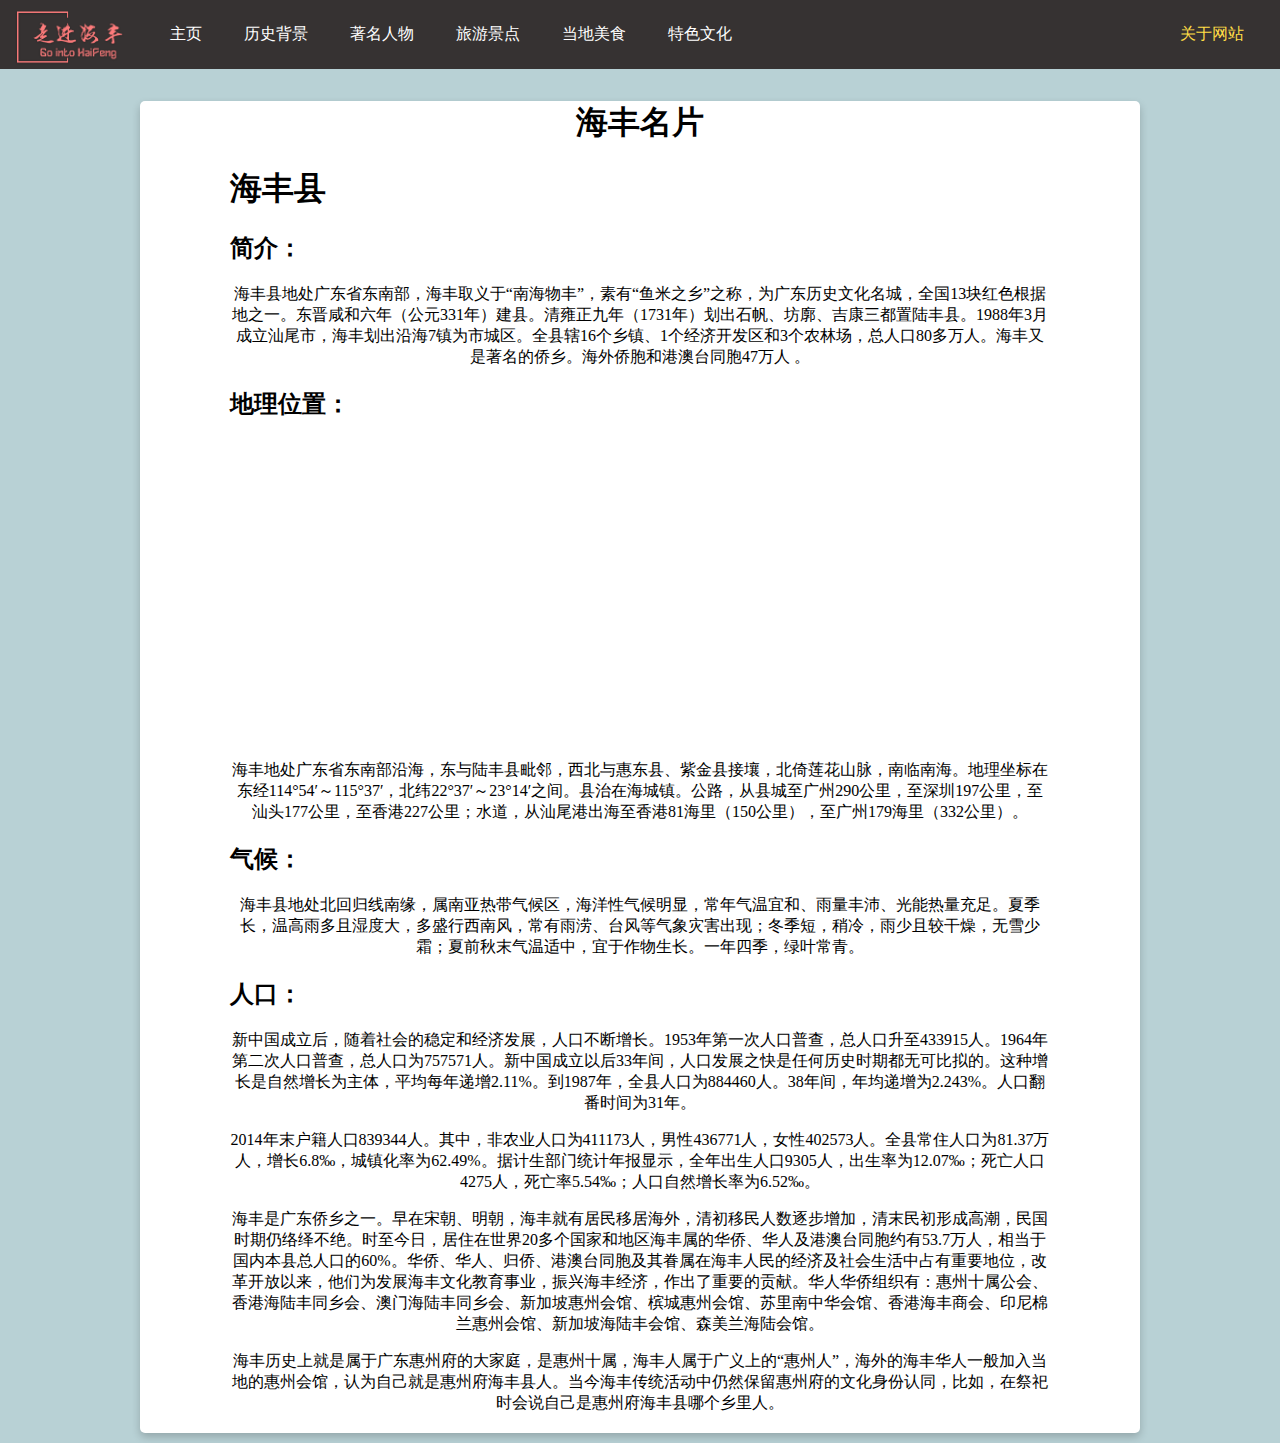
<file: haifeng/index.html>
<!doctype html>
<html>
<head>
<meta charset="utf-8">
<meta name="viewport" content="width=device-width,initial-scale=1.0, minimum-scale=1.0, maximum-scale=1.0, user-scalable=no"/>
<title>走进海丰</title>
<link rel="stylesheet" type="text/css" href="CSS/nav.CSS" />
<link rel="stylesheet" type="text/css" href="CSS/mian.CSS" />
<link rel="stylesheet" type="text/css" href="CSS/id.CSS" />
<script>
	function display(){
		if(nav.style.height == 'auto' ){
			nav.style.height='75px';
		}else{
			nav.style.height='auto';
		}
	}
</script>
</head>
<body>
<div>
	<ul class="Nav" id="nav">
		<span style="font-family:Comic Sans MS;font-size:14px;"><div class="menu-icon" onclick="display();" ></div></span>
		<a href="/haifeng"><li class="li"><img src="img/LOGO.png" class="logo"></li></a>
		<li class="li"><a href="/haifeng">主页</a></li>
 		<li class="li"><a href="History.html">历史背景</a></li>
		<li class="li"><a href="Celebrity.html">著名人物</a></li>
		<li class="li"><a href="view-spot.html">旅游景点</a></li>
		<li class="li"><a href="Food.html">当地美食</a></li>
		<li class="li"><a href="Culture.html">特色文化</a></li>
		<li id="li1"><a href="about.html">关于网站</a></li>
	</ul>
	<div id="div3">
	  <div class="main">
			<h1 id="h11">海丰名片</h1>
			<div id="div5">
				<h1 align="left">海丰县</h1>
				<h2 align="left">简介：</h2>
					<p>海丰县地处广东省东南部，海丰取义于“南海物丰”，素有“鱼米之乡”之称，为广东历史文化名城，全国13块红色根据地之一。东晋咸和六年（公元331年）建县。清雍正九年（1731年）划出石帆、坊廓、吉康三都置陆丰县。1988年3月成立汕尾市，海丰划出沿海7镇为市城区。全县辖16个乡镇、1个经济开发区和3个农林场，总人口80多万人。海丰又是著名的侨乡。海外侨胞和港澳台同胞47万人 。</p>
				<h2 align="left">地理位置：</h2>
					<iframe id="ifr1" src="html/HF-map2.html" scrolling="no" border="0" frameborder="no" framespacing="0" allowfullscreen="true" width="100%" height="300px"></iframe>
					<p>海丰地处广东省东南部沿海，东与陆丰县毗邻，西北与惠东县、紫金县接壤，北倚莲花山脉，南临南海。地理坐标在东经114°54′～115°37′，北纬22°37′～23°14′之间。县治在海城镇。公路，从县城至广州290公里，至深圳197公里，至汕头177公里，至香港227公里；水道，从汕尾港出海至香港81海里（150公里），至广州179海里（332公里）。</p>
				<h2 align="left">气候：</h2>
					<p>海丰县地处北回归线南缘，属南亚热带气候区，海洋性气候明显，常年气温宜和、雨量丰沛、光能热量充足。夏季长，温高雨多且湿度大，多盛行西南风，常有雨涝、台风等气象灾害出现；冬季短，稍冷，雨少且较干燥，无雪少霜；夏前秋末气温适中，宜于作物生长。一年四季，绿叶常青。</p>
				<h2 align="left">人口：</h2>
					<p>新中国成立后，随着社会的稳定和经济发展，人口不断增长。1953年第一次人口普查，总人口升至433915人。1964年第二次人口普查，总人口为757571人。新中国成立以后33年间，人口发展之快是任何历史时期都无可比拟的。这种增长是自然增长为主体，平均每年递增2.11%。到1987年，全县人口为884460人。38年间，年均递增为2.243%。人口翻番时间为31年。</p>
					<p>2014年末户籍人口839344人。其中，非农业人口为411173人，男性436771人，女性402573人。全县常住人口为81.37万人，增长6.8‰，城镇化率为62.49%。据计生部门统计年报显示，全年出生人口9305人，出生率为12.07‰；死亡人口4275人，死亡率5.54‰；人口自然增长率为6.52‰。</p>
					<p>海丰是广东侨乡之一。早在宋朝、明朝，海丰就有居民移居海外，清初移民人数逐步增加，清末民初形成高潮，民国时期仍络绎不绝。时至今日，居住在世界20多个国家和地区海丰属的华侨、华人及港澳台同胞约有53.7万人，相当于国内本县总人口的60%。华侨、华人、归侨、港澳台同胞及其眷属在海丰人民的经济及社会生活中占有重要地位，改革开放以来，他们为发展海丰文化教育事业，振兴海丰经济，作出了重要的贡献。华人华侨组织有：惠州十属公会、香港海陆丰同乡会、澳门海陆丰同乡会、新加坡惠州会馆、槟城惠州会馆、苏里南中华会馆、香港海丰商会、印尼棉兰惠州会馆、新加坡海陆丰会馆、森美兰海陆会馆。</p>
					<p>海丰历史上就是属于广东惠州府的大家庭，是惠州十属，海丰人属于广义上的“惠州人”，海外的海丰华人一般加入当地的惠州会馆，认为自己就是惠州府海丰县人。当今海丰传统活动中仍然保留惠州府的文化身份认同，比如，在祭祀时会说自己是惠州府海丰县哪个乡里人。</p>	
		  </div>
		</div>
	</div>
</div>
</body>
</html>
</file>
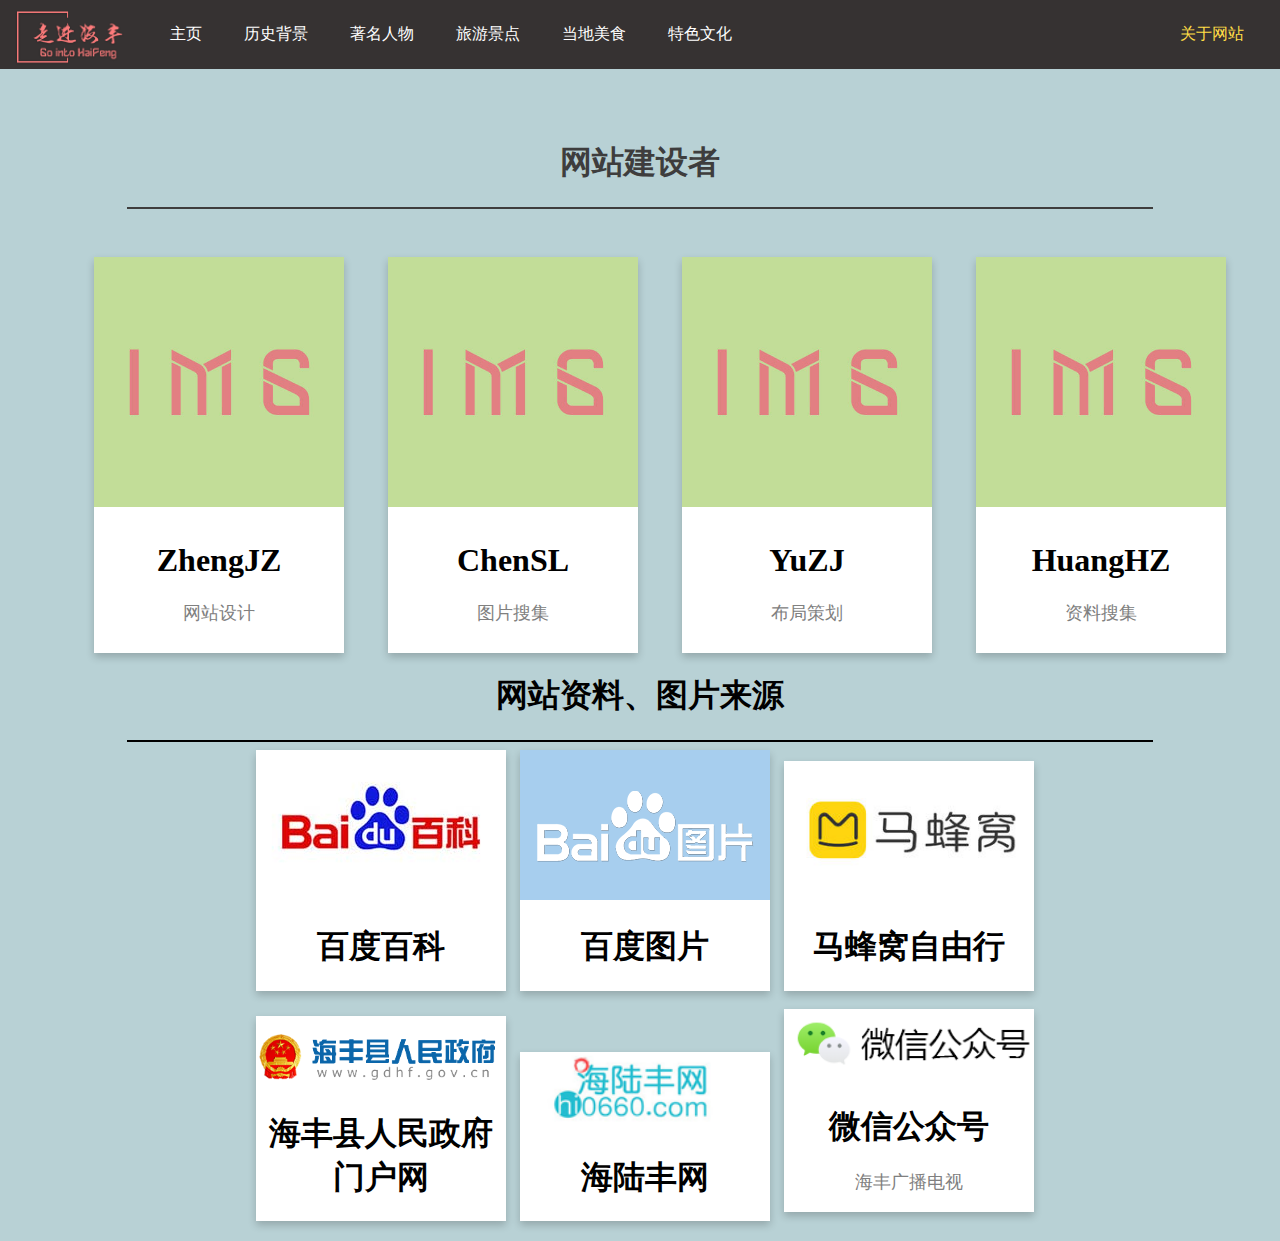
<file: haifeng/about.html>
<!doctype html>
<html>
<head>
<meta charset="utf-8">
<meta name="viewport" content="width=device-width,initial-scale=1.0, minimum-scale=1.0, maximum-scale=1.0, user-scalable=no"/>
<link rel="stylesheet" type="text/css" href="CSS/nav.CSS" />
<link rel="stylesheet" type="text/css" href="CSS/card.CSS" />
<link rel="stylesheet" type="text/css" href="CSS/id.CSS" />
<script>
	function display(){
		if(nav.style.height == 'auto' ){
			nav.style.height='75px';
		}else{
			nav.style.height='auto';
		}
	}
</script>
<title>关于网站</title>
</head>

<body>
	<ul class="Nav" id="nav">
		<span style="font-family:Comic Sans MS;font-size:14px;"><div class="menu-icon" onclick="display();" ></div></span>
		<li><h2 id="h21">关于网站&nbsp; &nbsp;</h2></li>
		<a href="/haifeng"><li class="li"><img src="img/LOGO.png" class="logo" id="logo"></li></a>
		<li class="li"><a href="/haifeng">主页</a></li>
 		<li class="li"><a href="History.html">历史背景</a></li>
		<li class="li"><a href="Celebrity.html">著名人物</a></li>
		<li class="li"><a href="view-spot.html">旅游景点</a></li>
		<li class="li"><a href="Food.html">当地美食</a></li>
		<li class="li"><a href="Culture.html">特色文化</a></li>
		<li id="li1"><a href="about.html">关于网站</a></li>
	</ul>
	<div align="center" id="div2">
		<h1 style="color:#3E3D3D">网站建设者</h1>
		<hr style="FILTER: alpha(opacity=100,finishopacity=0,style=3)" width="80%" color=#3E3D3D SIZE=2>
			<div class="card" ><img src="img/img.jpg" style="width:100%"/>
				<div class="container"><h1 class="h1">ZhengJZ</h1><p class="p">网站设计</p></div>
			</div>
			<div class="card" ><img src="img/img.jpg" style="width:100%"/>
				<div class="container"><h1 class="h1">ChenSL</h1><p class="p">图片搜集</p></div>
			</div>
			<div class="card" ><img src="img/img.jpg" style="width:100%"/>
				<div class="container"><h1 class="h1">YuZJ</h1><p class="p">布局策划</p></div>
			</div>
			<div class="card" ><img src="img/img.jpg" style="width:100%"/>
				<div class="container"><h1 class="h1">HuangHZ</h1><p class="p">资料搜集</p></div>
			</div>
		<h1>网站资料、图片来源</h1>
		<hr style="FILTER: alpha(opacity=100,finishopacity=0,style=3)" width="80%" color="#000000" SIZE=2>
			<a href="https://baike.baidu.com/"><div class="card3" ><img src="img/bdbk.png" style="width:100%"/>
				<div class="container2"><h1 class="h1">百度百科</h1></div>
			</div></a>
			<a href="https://image.baidu.com/"><div class="card3" ><img src="img/bdtp.png" style="width:100%"/>
				<div class="container2"><h1 class="h1">百度图片</h1></div>
			</div></a>
			<a href="http://www.mafengwo.cn/"><div class="card3" ><img src="img/mfw.png" style="width:100%"/>
				<div class="container2"><h1 class="h1">马蜂窝自由行</h1></div>
			</div></a><br><br>
			<a href="http://www.gdhf.gov.cn/gdhf/index.shtml"><div class="card3" ><img src="img/hfxrmzf.png" style="width:100%"/>
				<div class="container2"><h1 class="h1">海丰县人民政府门户网</h1></div>
			</div></a>
			<a href="http://www.hi0660.com/"><div class="card3" ><img src="img/hlfw.png" style="width:100%"/>
				<div class="container2"><h1 class="h1">海陆丰网</h1></div>
			</div></a>
			<a href="https://mp.weixin.qq.com/s/L-dLGjdMffM4TC5TLPNdHQ"><div class="card3" ><img src="img/wxgzh.png" style="width:100%"/>
				<div class="container2"><h1 class="h1">微信公众号</h1><p class="p">海丰广播电视</p></div>
			</div></a>
	</div>
</body>
</html>
</file>
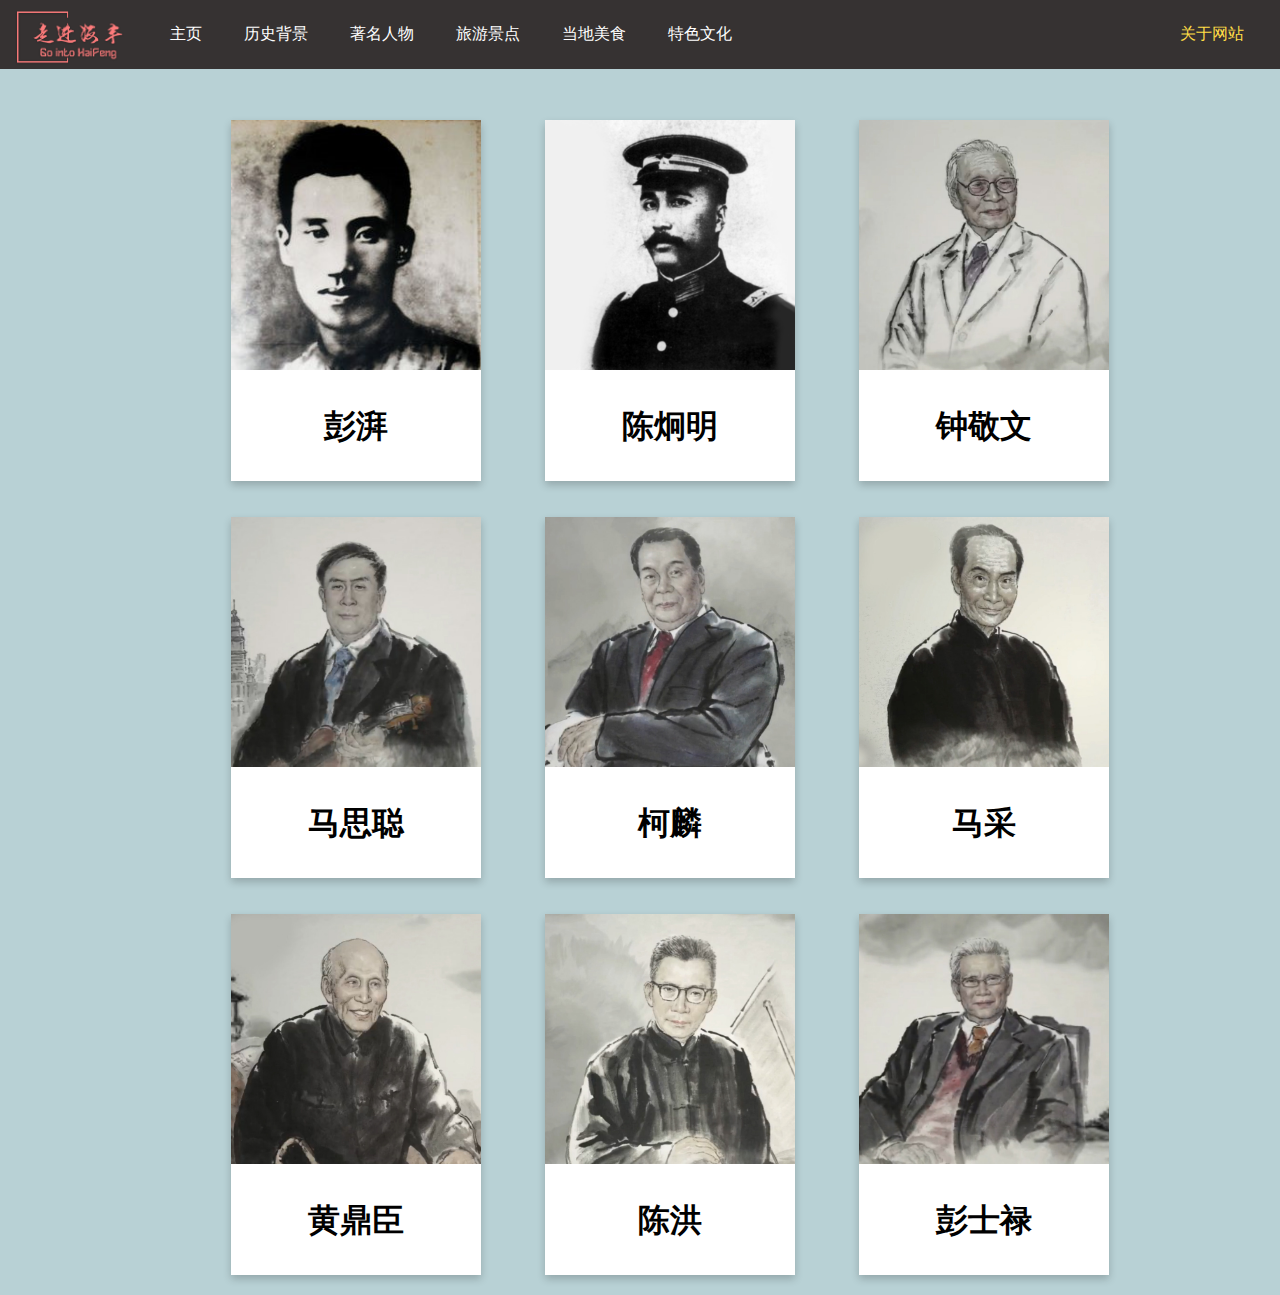
<file: haifeng/Celebrity.html>
<!doctype html>
<html>
<head>
<meta charset="utf-8">
<link rel="stylesheet" type="text/css" href="CSS/nav.CSS" />
<link rel="stylesheet" type="text/css" href="CSS/card.CSS" />
<link rel="stylesheet" type="text/css" href="CSS/id.CSS" />
<meta name="viewport" content="width=device-width,initial-scale=1.0, minimum-scale=1.0, maximum-scale=1.0, user-scalable=no"/>
<title>著名人物</title>
<script>
	function display(){
		if(nav.style.height == 'auto' ){
			nav.style.height='75px';
		}else{
			nav.style.height='auto';
		}
	}
</script>
</head>

<body>
	<ul class="Nav" id="nav">
		<span style="font-family:Comic Sans MS;font-size:14px;"><div class="menu-icon" onclick="display();" ></div></span>
		<li><h2 id="h21">著名人物&nbsp; &nbsp;</h2></li>
		<a href="/haifeng"><li class="li"><img src="img/LOGO.png" class="logo" id="logo"></li></a>
		<li class="li"><a href="/haifeng">主页</a></li>
 		<li class="li"><a href="History.html">历史背景</a></li>
		<li class="li"><a href="Celebrity.html">著名人物</a></li>
		<li class="li"><a href="view-spot.html">旅游景点</a></li>
		<li class="li"><a href="Food.html">当地美食</a></li>
		<li class="li"><a href="Culture.html">特色文化</a></li>
		<li id="li1"><a href="about.html">关于网站</a></li>
	</ul>
	<div align="center" id="div2">
		<a href="https://baike.baidu.com/item/彭湃"><div class="card2" ><img src="img/pengpai.jpg" style="width:100%"/>
			<div class="container"><h1 class="h1">彭湃</h1></div>
		</div></a>
		<a href="https://baike.baidu.com/item/陈炯明"><div class="card2" ><img src="img/chenjongming.jpg" style="width:100%"/>
			<div class="container"><h1 class="h1">陈炯明</h1></div>
		</div></a>
		<a href="https://baike.baidu.com/item/钟敬文"><div class="card2" ><img src="img/zhongjingwen.jpg" style="width:100%"/>
			<div class="container"><h1 class="h1">钟敬文</h1></div>
		</div></a><br><br><br>
		<a href="https://baike.baidu.com/item/马思聪"><div class="card2" ><img src="img/masicong.jpg" style="width:100%"/>
			<div class="container"><h1 class="h1">马思聪</h1></div>
		</div></a>
		<a href="https://baike.baidu.com/item/柯麟"><div class="card2" ><img src="img/kelin.jpg" style="width:100%"/>
			<div class="container"><h1 class="h1">柯麟</h1></div>
		</div></a>
		<a href="https://baike.baidu.com/item/马采"><div class="card2" ><img src="img/macai.jpg" style="width:100%"/>
			<div class="container"><h1 class="h1">马采</h1></div>
		</div></a><br><br><br>
		<a href="https://baike.baidu.com/item/黄鼎臣"><div class="card2" ><img src="img/huangdingchen.jpg" style="width:100%"/>
			<div class="container"><h1 class="h1">黄鼎臣</h1></div>
		</div></a>
		<a href="https://baike.baidu.com/item/陈洪/4691085"><div class="card2" ><img src="img/chenhong.jpg" style="width:100%"/>
			<div class="container"><h1 class="h1">陈洪</h1></div>
		</div></a>
		<a href="https://baike.baidu.com/item/彭士禄"><div class="card2" ><img src="img/pengshilu.jpg" style="width:100%"/>
			<div class="container"><h1 class="h1">彭士禄</h1></div>
		</div></a>
	</div>
</body>
</html>
</file>
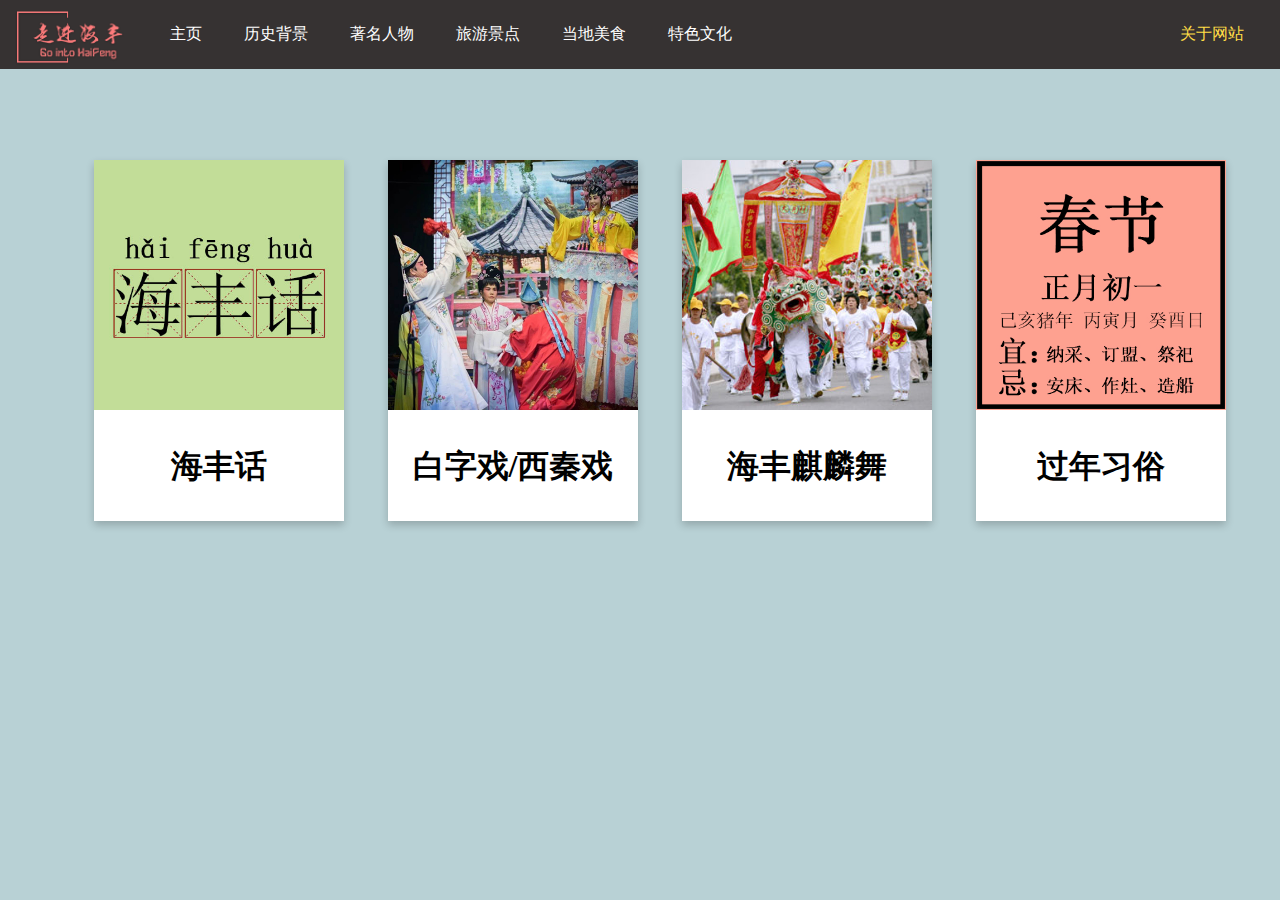
<file: haifeng/Culture.html>
<!doctype html>
<html>
<head>
<meta charset="utf-8">
<meta name="viewport" content="width=device-width,initial-scale=1.0, minimum-scale=1.0, maximum-scale=1.0, user-scalable=no"/>
<link rel="stylesheet" type="text/css" href="CSS/nav.CSS" />
<link rel="stylesheet" type="text/css" href="CSS/card.CSS" />
<link rel="stylesheet" type="text/css" href="CSS/id.CSS" />
<title>特色文化</title>
<script>
	function display(){
		if(nav.style.height == 'auto' ){
			nav.style.height='75px';
		}else{
			nav.style.height='auto';
		}
	}
</script>
</head>

<body>
	<ul class="Nav" id="nav">
		<span style="font-family:Comic Sans MS;font-size:14px;"><div class="menu-icon" onclick="display();" ></div></span>
		<li><h2 id="h21">特色文化&nbsp; &nbsp;</h2></li>
		<a href="/haifeng"><li class="li"><img src="img/LOGO.png" class="logo" id="logo"></li></a>
		<li class="li"><a href="/haifeng">主页</a></li>
 		<li class="li"><a href="History.html">历史背景</a></li>
		<li class="li"><a href="Celebrity.html">著名人物</a></li>
		<li class="li"><a href="view-spot.html">旅游景点</a></li>
		<li class="li"><a href="Food.html">当地美食</a></li>
		<li class="li"><a href="Culture.html">特色文化</a></li>
		<li id="li1"><a href="about.html">关于网站</a></li>
	</ul>
	<div align="center" id="div2">
		<a href="https://baike.baidu.com/item/海丰话"><div class="card" ><img src="img/haifenghua.jpg" style="width:100%"/>
			<div class="container"><h1 class="h1">海丰话</h1></div>
		</div></a>
		<a href="https://dwz.cn/LDQ2k0Sq"><div class="card" ><img src="img/baizixi.jpg" style="width:100%"/>
			<div class="container"><h1 class="h1">白字戏/西秦戏</h1></div>
		</div></a>
		<a href="https://baike.baidu.com/item/海丰麒麟舞/5938158"><div class="card" ><img src="img/qilin.jpg" style="width:100%"/>
			<div class="container"><h1 class="h1">海丰麒麟舞</h1></div>
		</div></a>
		<a href="http://www.hi0660.com/4632.html"><div class="card" ><img src="img/chunjie.jpg" style="width:100%"/>
			<div class="container"><h1 class="h1">过年习俗</h1></div>
		</div></a>
	</div>
</body>
</html>
</file>
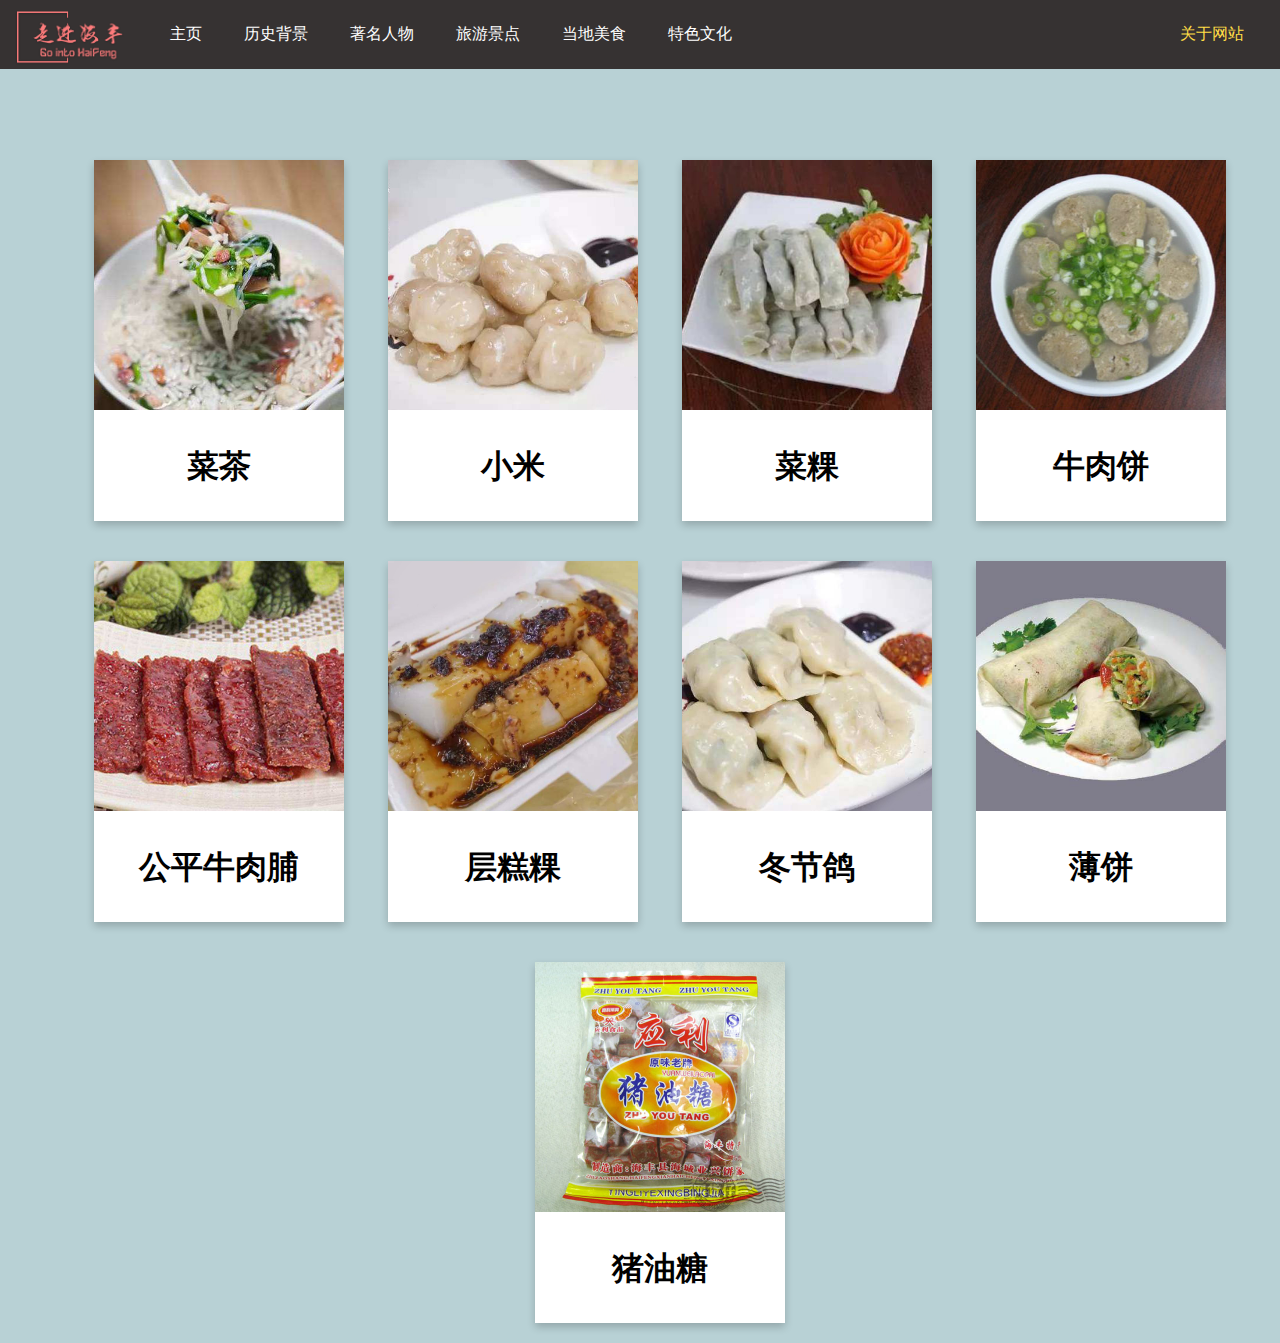
<file: haifeng/Food.html>
<!doctype html>
<html>
<head>
<meta charset="utf-8">
<meta name="viewport" content="width=device-width,initial-scale=1.0, minimum-scale=1.0, maximum-scale=1.0, user-scalable=no"/>
<link rel="stylesheet" type="text/css" href="CSS/nav.CSS" />
<link rel="stylesheet" type="text/css" href="CSS/card.CSS" />
<link rel="stylesheet" type="text/css" href="CSS/id.CSS" />
<title>当地美食</title>
<script>
	function display(){
		if(nav.style.height == 'auto' ){
			nav.style.height='75px';
		}else{
			nav.style.height='auto';
		}
	}
</script>
</head>

<body>
	<ul class="Nav" id="nav">
		<span style="font-family:Comic Sans MS;font-size:14px;"><div class="menu-icon" onclick="display();" ></div></span>
		<li><h2 id="h21">当地美食&nbsp; &nbsp;</h2></li>
		<a href="/haifeng"><li class="li"><img src="img/LOGO.png" class="logo" id="logo"></li></a>
		<li class="li"><a href="/haifeng">主页</a></li>
 		<li class="li"><a href="History.html">历史背景</a></li>
		<li class="li"><a href="Celebrity.html">著名人物</a></li>
		<li class="li"><a href="view-spot.html">旅游景点</a></li>
		<li class="li"><a href="Food.html">当地美食</a></li>
		<li class="li"><a href="Culture.html">特色文化</a></li>
		<li id="li1"><a href="about.html">关于网站</a></li>
	</ul>
	<div>
		<div align="center" id="div2">
			<div class="card" ><img src="img/caicha.jpg" style="width:100%"/>
				<div class="container"><h1 class="h1">菜茶</h1></div>
			</div>
			<div class="card" ><img src="img/xiaomi.jpg" style="width:100%"/>
				<div class="container"><h1 class="h1">小米</h1></div>
			</div>
			<div class="card" ><img src="img/caiguo.jpg" style="width:100%"/>
				<div class="container"><h1 class="h1">菜粿</h1></div>
			</div>
			<div class="card" ><img src="img/niuroubing.jpg" style="width:100%"/>
				<div class="container"><h1 class="h1">牛肉饼</h1></div>
			</div>
			<div class="card" ><img src="img/niuroupu.jpg" style="width:100%"/>
				<div class="container"><h1 class="h1">公平牛肉脯</h1></div>
			</div>
			<div class="card" ><img src="img/cenggaoguo.jpg" style="width:100%"/>
				<div class="container"><h1 class="h1">层糕粿</h1></div>
			</div>
			<div class="card" ><img src="img/dongjiege.jpg" style="width:100%"/>
				<div class="container"><h1 class="h1">冬节鸽</h1></div>
			</div>
			<div class="card" ><img src="img/baobing.jpg" style="width:100%"/>
				<div class="container"><h1 class="h1">薄饼</h1></div>
			</div>
			<div class="card" ><img src="img/zhuyoutang.jpg" style="width:100%"/>
				<div class="container"><h1 class="h1">猪油糖</h1></div>
			</div>
		</div>
	</div>
</body>
</html>
</file>
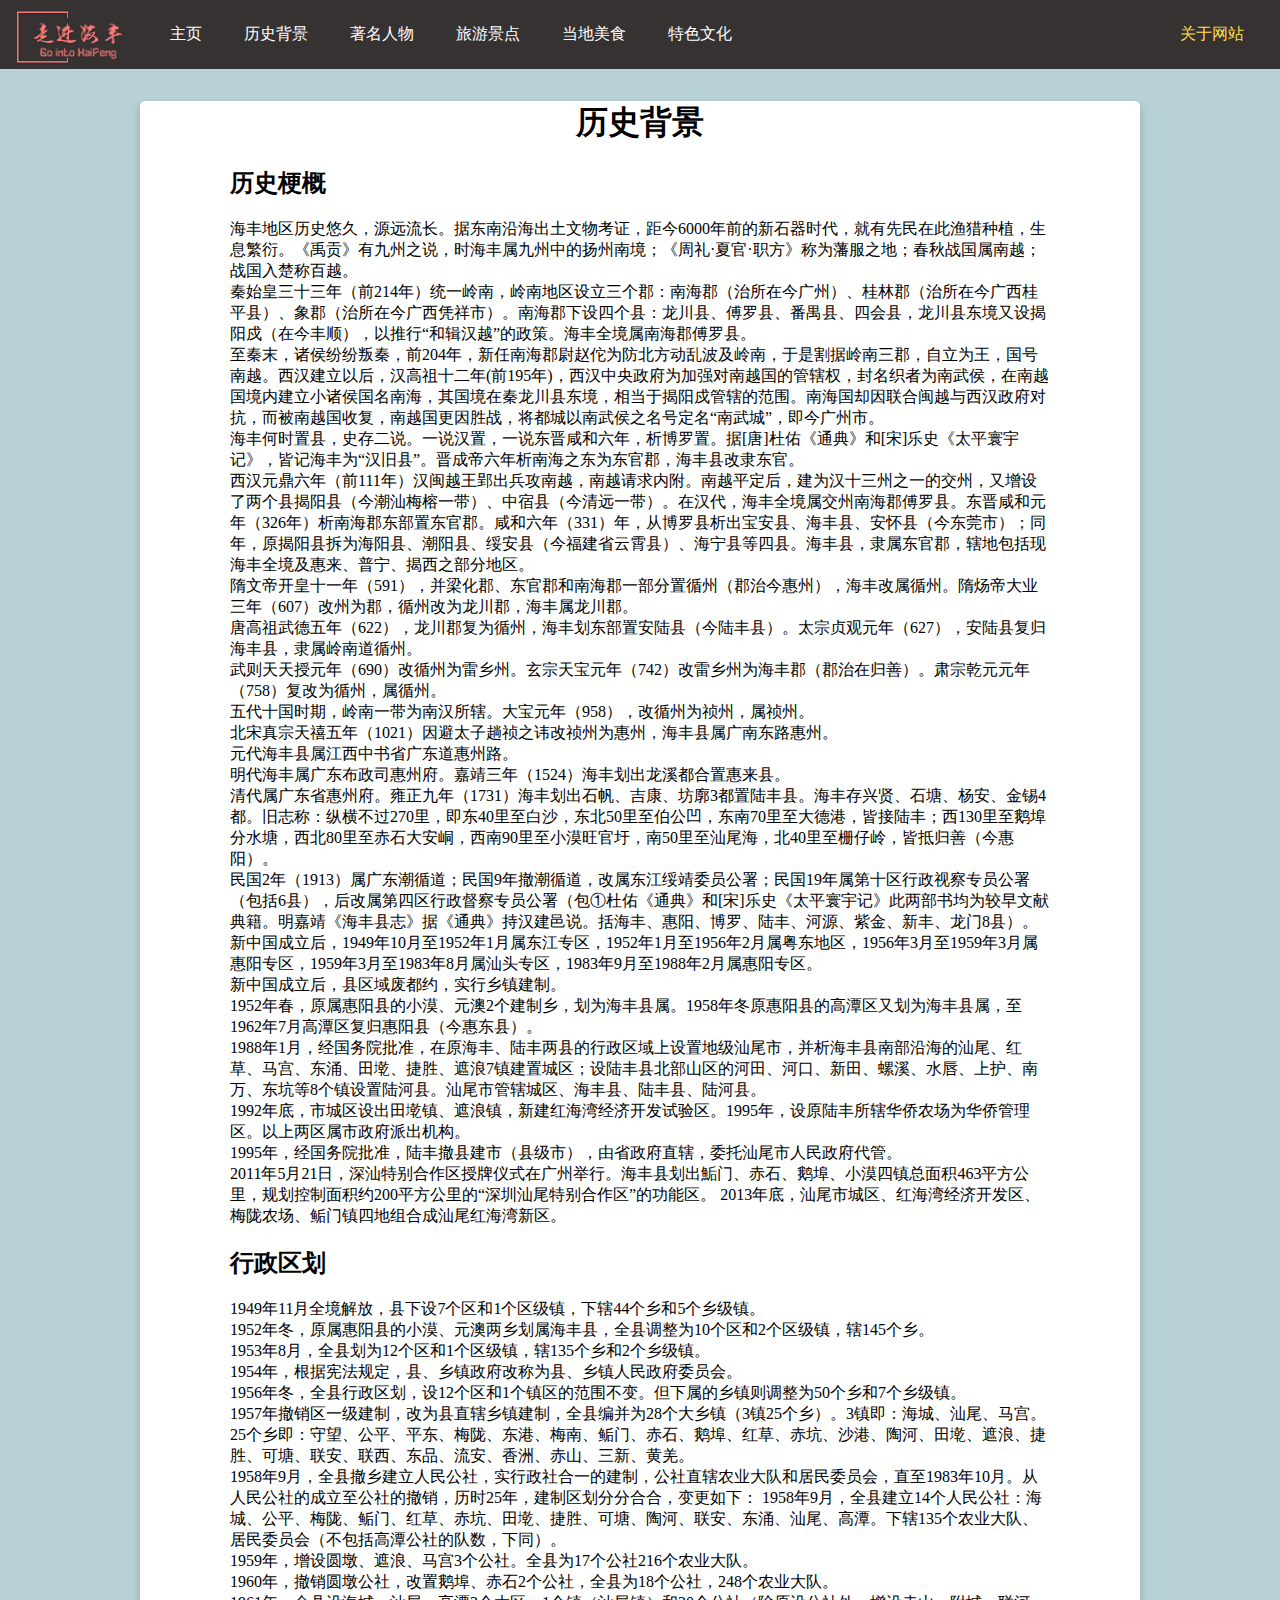
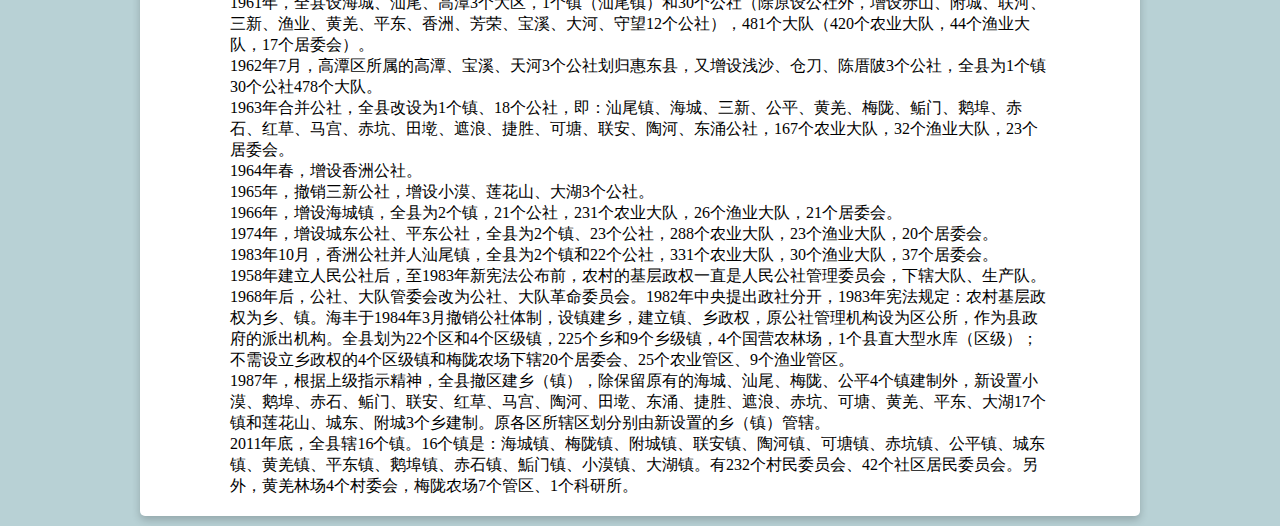
<file: haifeng/History.html>
<!doctype html>
<html>
<head>
<meta charset="utf-8">
<meta name="viewport" content="width=device-width,initial-scale=1.0, minimum-scale=1.0, maximum-scale=1.0, user-scalable=no"/>
<link rel="stylesheet" type="text/css" href="CSS/nav.CSS" />
<link rel="stylesheet" type="text/css" href="CSS/mian.CSS" />
<link rel="stylesheet" type="text/css" href="CSS/id.CSS" />
<title>历史背景</title>
<script>
	function display(){
		if(nav.style.height == 'auto' ){
			nav.style.height='75px';
		}else{
			nav.style.height='auto';
		}
	}
</script>
</head>

<body>
	<ul class="Nav" id="nav">
		<span style="font-family:Comic Sans MS;font-size:14px;"><div class="menu-icon" onclick="display();" ></div></span>
		<li><h2 id="h21">历史背景&nbsp; &nbsp;</h2></li>
		<a href="/haifeng"><li class="li"><img src="img/LOGO.png" class="logo" id="logo"></li></a>
		<li class="li"><a href="/haifeng">主页</a></li>
 		<li class="li"><a href="History.html">历史背景</a></li>
		<li class="li"><a href="Celebrity.html">著名人物</a></li>
		<li class="li"><a href="view-spot.html">旅游景点</a></li>
		<li class="li"><a href="Food.html">当地美食</a></li>
		<li class="li"><a href="Culture.html">特色文化</a></li>
		<li id="li1"><a href="about.html">关于网站</a></li>
	</ul>
	<div id=div3>
	<div class="main">
		<h1>历史背景</h1>
		<div id="div5" align="left">
			<h2>历史梗概</h2>
				<p>
				海丰地区历史悠久，源远流长。据东南沿海出土文物考证，距今6000年前的新石器时代，就有先民在此渔猎种植，生息繁衍。《禹贡》有九州之说，时海丰属九州中的扬州南境；《周礼·夏官·职方》称为藩服之地；春秋战国属南越；战国入楚称百越。<br>
				秦始皇三十三年（前214年）统一岭南，岭南地区设立三个郡：南海郡（治所在今广州）、桂林郡（治所在今广西桂平县）、象郡（治所在今广西凭祥市）。南海郡下设四个县：龙川县、傅罗县、番禺县、四会县，龙川县东境又设揭阳戍（在今丰顺），以推行“和辑汉越”的政策。海丰全境属南海郡傅罗县。<br>
				至秦末，诸侯纷纷叛秦，前204年，新任南海郡尉赵佗为防北方动乱波及岭南，于是割据岭南三郡，自立为王，国号南越。西汉建立以后，汉高祖十二年(前195年)，西汉中央政府为加强对南越国的管辖权，封名织者为南武侯，在南越国境内建立小诸侯国名南海，其国境在秦龙川县东境，相当于揭阳戍管辖的范围。南海国却因联合闽越与西汉政府对抗，而被南越国收复，南越国更因胜战，将都城以南武侯之名号定名“南武城”，即今广州市。<br>
				海丰何时置县，史存二说。一说汉置，一说东晋咸和六年，析博罗置。据[唐]杜佑《通典》和[宋]乐史《太平寰宇记》，皆记海丰为“汉旧县”。晋成帝六年析南海之东为东官郡，海丰县改隶东官。<br>
				西汉元鼎六年（前111年）汉闽越王郢出兵攻南越，南越请求内附。南越平定后，建为汉十三州之一的交州，又增设了两个县揭阳县（今潮汕梅榕一带）、中宿县（今清远一带）。在汉代，海丰全境属交州南海郡傅罗县。东晋咸和元年（326年）析南海郡东部置东官郡。咸和六年（331）年，从博罗县析出宝安县、海丰县、安怀县（今东莞市）；同年，原揭阳县拆为海阳县、潮阳县、绥安县（今福建省云霄县）、海宁县等四县。海丰县，隶属东官郡，辖地包括现海丰全境及惠来、普宁、揭西之部分地区。<br>
				隋文帝开皇十一年（591），并梁化郡、东官郡和南海郡一部分置循州（郡治今惠州），海丰改属循州。隋炀帝大业三年（607）改州为郡，循州改为龙川郡，海丰属龙川郡。<br>
				唐高祖武德五年（622），龙川郡复为循州，海丰划东部置安陆县（今陆丰县）。太宗贞观元年（627），安陆县复归海丰县，隶属岭南道循州。<br>
				武则天天授元年（690）改循州为雷乡州。玄宗天宝元年（742）改雷乡州为海丰郡（郡治在归善）。肃宗乾元元年（758）复改为循州，属循州。<br>
				五代十国时期，岭南一带为南汉所辖。大宝元年（958），改循州为祯州，属祯州。<br>
				北宋真宗天禧五年（1021）因避太子趟祯之讳改祯州为惠州，海丰县属广南东路惠州。<br>
				元代海丰县属江西中书省广东道惠州路。<br>
				明代海丰属广东布政司惠州府。嘉靖三年（1524）海丰划出龙溪都合置惠来县。<br>
				清代属广东省惠州府。雍正九年（1731）海丰划出石帆、吉康、坊廓3都置陆丰县。海丰存兴贤、石塘、杨安、金锡4都。旧志称：纵横不过270里，即东40里至白沙，东北50里至伯公凹，东南70里至大德港，皆接陆丰；西130里至鹅埠分水塘，西北80里至赤石大安峒，西南90里至小漠旺官圩，南50里至汕尾海，北40里至栅仔岭，皆抵归善（今惠阳）。<br>
				民国2年（1913）属广东潮循道；民国9年撤潮循道，改属东江绥靖委员公署；民国19年属第十区行政视察专员公署（包括6县），后改属第四区行政督察专员公署（包①杜佑《通典》和[宋]乐史《太平寰宇记》此两部书均为较早文献典籍。明嘉靖《海丰县志》据《通典》持汉建邑说。括海丰、惠阳、博罗、陆丰、河源、紫金、新丰、龙门8县）。<br>
				新中国成立后，1949年10月至1952年1月属东江专区，1952年1月至1956年2月属粤东地区，1956年3月至1959年3月属惠阳专区，1959年3月至1983年8月属汕头专区，1983年9月至1988年2月属惠阳专区。<br>
				新中国成立后，县区域废都约，实行乡镇建制。<br>
				1952年春，原属惠阳县的小漠、元澳2个建制乡，划为海丰县属。1958年冬原惠阳县的高潭区又划为海丰县属，至1962年7月高潭区复归惠阳县（今惠东县）。<br>
				1988年1月，经国务院批准，在原海丰、陆丰两县的行政区域上设置地级汕尾市，并析海丰县南部沿海的汕尾、红草、马宫、东涌、田墘、捷胜、遮浪7镇建置城区；设陆丰县北部山区的河田、河口、新田、螺溪、水唇、上护、南万、东坑等8个镇设置陆河县。汕尾市管辖城区、海丰县、陆丰县、陆河县。<br>
				1992年底，市城区设出田墘镇、遮浪镇，新建红海湾经济开发试验区。1995年，设原陆丰所辖华侨农场为华侨管理区。以上两区属市政府派出机构。<br>
				1995年，经国务院批准，陆丰撤县建市（县级市），由省政府直辖，委托汕尾市人民政府代管。<br>
				2011年5月21日，深汕特别合作区授牌仪式在广州举行。海丰县划出鮜门、赤石、鹅埠、小漠四镇总面积463平方公里，规划控制面积约200平方公里的“深圳汕尾特别合作区”的功能区。
				2013年底，汕尾市城区、红海湾经济开发区、梅陇农场、鲘门镇四地组合成汕尾红海湾新区。<br>
				</p>
			<h2>行政区划</h2>
				<p>1949年11月全境解放，县下设7个区和1个区级镇，下辖44个乡和5个乡级镇。<br>
				1952年冬，原属惠阳县的小漠、元澳两乡划属海丰县，全县调整为10个区和2个区级镇，辖145个乡。<br>
				1953年8月，全县划为12个区和1个区级镇，辖135个乡和2个乡级镇。<br>
				1954年，根据宪法规定，县、乡镇政府改称为县、乡镇人民政府委员会。<br>
				1956年冬，全县行政区划，设12个区和1个镇区的范围不变。但下属的乡镇则调整为50个乡和7个乡级镇。<br>
				1957年撤销区一级建制，改为县直辖乡镇建制，全县编并为28个大乡镇（3镇25个乡）。3镇即：海城、汕尾、马宫。25个乡即：守望、公平、平东、梅陇、东港、梅南、鲘门、赤石、鹅埠、红草、赤坑、沙港、陶河、田墘、遮浪、捷胜、可塘、联安、联西、东品、流安、香洲、赤山、三新、黄羌。<br>
				1958年9月，全县撤乡建立人民公社，实行政社合一的建制，公社直辖农业大队和居民委员会，直至1983年10月。从人民公社的成立至公社的撤销，历时25年，建制区划分分合合，变更如下：
				1958年9月，全县建立14个人民公社：海城、公平、梅陇、鲘门、红草、赤坑、田墘、捷胜、可塘、陶河、联安、东涌、汕尾、高潭。下辖135个农业大队、居民委员会（不包括高潭公社的队数，下同）。<br>
				1959年，增设圆墩、遮浪、马宫3个公社。全县为17个公社216个农业大队。<br>
				1960年，撤销圆墩公社，改置鹅埠、赤石2个公社，全县为18个公社，248个农业大队。<br>
				1961年，全县设海城、汕尾、高潭3个大区，1个镇（汕尾镇）和30个公社（除原设公社外，增设赤山、附城、联河、三新、渔业、黄羌、平东、香洲、芳荣、宝溪、大河、守望12个公社），481个大队（420个农业大队，44个渔业大队，17个居委会）。<br>
				1962年7月，高潭区所属的高潭、宝溪、天河3个公社划归惠东县，又增设浅沙、仓刀、陈厝陂3个公社，全县为1个镇30个公社478个大队。<br>
				1963年合并公社，全县改设为1个镇、18个公社，即：汕尾镇、海城、三新、公平、黄羌、梅陇、鲘门、鹅埠、赤石、红草、马宫、赤坑、田墘、遮浪、捷胜、可塘、联安、陶河、东涌公社，167个农业大队，32个渔业大队，23个居委会。<br>
				1964年春，增设香洲公社。<br>
				1965年，撤销三新公社，增设小漠、莲花山、大湖3个公社。<br>
				1966年，增设海城镇，全县为2个镇，21个公社，231个农业大队，26个渔业大队，21个居委会。<br>
				1974年，增设城东公社、平东公社，全县为2个镇、23个公社，288个农业大队，23个渔业大队，20个居委会。<br>
				1983年10月，香洲公社并人汕尾镇，全县为2个镇和22个公社，331个农业大队，30个渔业大队，37个居委会。<br>
				1958年建立人民公社后，至1983年新宪法公布前，农村的基层政权一直是人民公社管理委员会，下辖大队、生产队。1968年后，公社、大队管委会改为公社、大队革命委员会。1982年中央提出政社分开，1983年宪法规定：农村基层政权为乡、镇。海丰于1984年3月撤销公社体制，设镇建乡，建立镇、乡政权，原公社管理机构设为区公所，作为县政府的派出机构。全县划为22个区和4个区级镇，225个乡和9个乡级镇，4个国营农林场，1个县直大型水库（区级）；不需设立乡政权的4个区级镇和梅陇农场下辖20个居委会、25个农业管区、9个渔业管区。<br>
				1987年，根据上级指示精神，全县撤区建乡（镇），除保留原有的海城、汕尾、梅陇、公平4个镇建制外，新设置小漠、鹅埠、赤石、鲘门、联安、红草、马宫、陶河、田墘、东涌、捷胜、遮浪、赤坑、可塘、黄羌、平东、大湖17个镇和莲花山、城东、附城3个乡建制。原各区所辖区划分别由新设置的乡（镇）管辖。<br>
				2011年底，全县辖16个镇。16个镇是：海城镇、梅陇镇、附城镇、联安镇、陶河镇、可塘镇、赤坑镇、公平镇、城东镇、黄羌镇、平东镇、鹅埠镇、赤石镇、鮜门镇、小漠镇、大湖镇。有232个村民委员会、42个社区居民委员会。另外，黄羌林场4个村委会，梅陇农场7个管区、1个科研所。
				</p>
		</div>
	</div>
	</div>
</body>
</html>
</file>
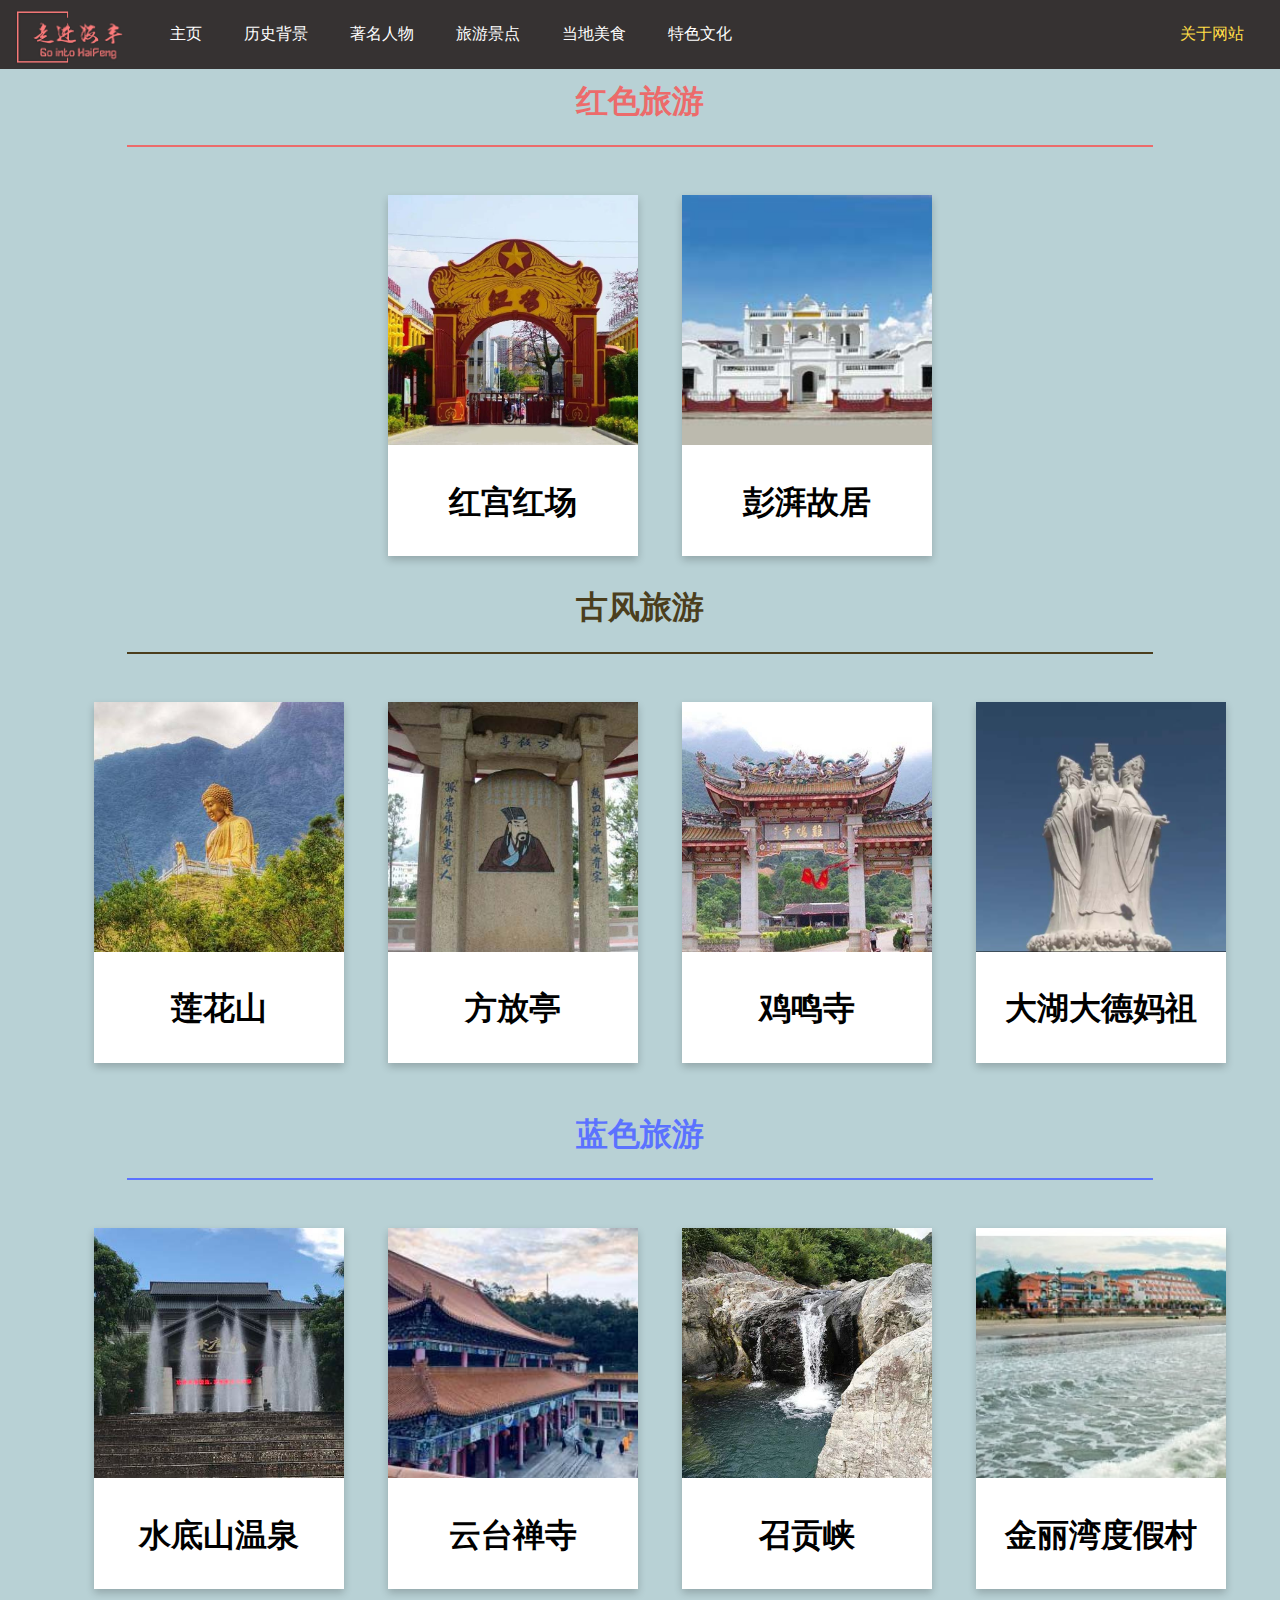
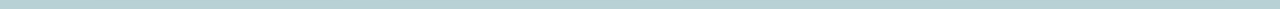
<file: haifeng/view-spot.html>
<!doctype html>
<html>
<head>
<meta charset="utf-8">
<meta name="viewport" content="width=device-width,initial-scale=1.0, minimum-scale=1.0, maximum-scale=1.0, user-scalable=no"/>
<link rel="stylesheet" type="text/css" href="CSS/nav.CSS" />
<link rel="stylesheet" type="text/css" href="CSS/card.CSS" />
<link rel="stylesheet" type="text/css" href="CSS/id.CSS" />
<script>
	function display(){
		if(nav.style.height == 'auto' ){
			nav.style.height='75px';
		}else{
			nav.style.height='auto';
		}
	}
</script>
<title>旅游景点</title>
</head>

<body>
	<ul class="Nav" id="nav">
		<span style="font-family:Comic Sans MS;font-size:14px;"><div class="menu-icon" onclick="display();" ></div></span>
		<li>
		  <h2 id="h21">旅游景点&nbsp; &nbsp; </h2>
		</li>
		<a href="/haifeng"><li class="li"><img src="img/LOGO.png" class="logo" id="logo"></li></a>
		<li class="li"><a href="/haifeng">主页</a></li>
 		<li class="li"><a href="History.html">历史背景</a></li>
		<li class="li"><a href="Celebrity.html">著名人物</a></li>
		<li class="li"><a href="view-spot.html">旅游景点</a></li>
		<li class="li"><a href="Food.html">当地美食</a></li>
		<li class="li"><a href="Culture.html">特色文化</a></li>
		<li id="li1"><a href="about.html">关于网站</a></li>
	</ul>
	<div id="div6">
	  <h1 style="color: #EC6B6B">红色旅游</h1>
		<hr style="FILTER: alpha(opacity=100,finishopacity=0,style=3)" width="80%" color=#EC6B6B SIZE=2>
		<div align="center">
			<a href="http://www.mafengwo.cn/poi/5229127.html"><div class="card" ><img src="img/hongchang.jpg" style="width:100%"/>
				<div class="container"><h1 class="h1">红宫红场</h1></div>
			</div></a>
			<a href="http://www.mafengwo.cn/poi/5226530.html"><div class="card" ><img src="img/ppguju.jpg" style="width:100%"/>
				<div class="container"><h1 class="h1">彭湃故居</h1></div>
			</div></a>
		</div>
	</div>
	
	<div class="div6">
		<h1 style="color: #4B3E1D">古风旅游</h1>
		<hr style="FILTER: alpha(opacity=100,finishopacity=0,style=3)" width="80%" color=#4B3E1D SIZE=2>
		<div align="center">
			<a href="http://www.mafengwo.cn/poi/5181810.html"><div class="card" ><img src="img/lianhuashan.jpg" style="width:100%"/>
				<div class="container"><h1 class="h1">莲花山</h1></div>
			</div></a>
			<a href="http://www.mafengwo.cn/poi/5437349.html"><div class="card" ><img src="img/fangfanting.jpg" style="width:100%"/>
				<div class="container"><h1 class="h1">方放亭</h1></div>
			</div></a>
			<a href="http://www.mafengwo.cn/poi/9455742.html"><div class="card" ><img src="img/jimingsi.jpg" style="width:100%"/>
				<div class="container"><h1 class="h1">鸡鸣寺</h1></div>
			</div></a>
			<a href="https://mp.weixin.qq.com/s/L-dLGjdMffM4TC5TLPNdHQ"><div class="card" ><img src="img/dademazhu.jpg" style="width:100%"/>
				<div class="container"><h1 class="h1">大湖大德妈祖</h1></div>
			</div></a>
		</div>
	</div>
	
	<div class="div6">
		<h1 style="color: #5B72FF">蓝色旅游</h1>
		<hr style="FILTER: alpha(opacity=100,finishopacity=0,style=3)" width="80%" color=#5B72FF SIZE=2>
		<div align="center">
			<a href="http://www.mafengwo.cn/poi/33674804.html"><div class="card" ><img src="img/shuidishan.jpg" style="width:100%"/>
				<div class="container"><h1 class="h1">水底山温泉</h1></div>
			</div></a>
			<a href="https://baike.baidu.com/item/%E4%BA%91%E5%8F%B0%E5%AF%BA/676347"><div class="card" ><img src="img/yuntaisi.jpg" style="width:100%"/>
				<div class="container"><h1 class="h1">云台禅寺</h1></div>
			</div></a>
			<a href="https://baike.baidu.com/item/%E5%8F%AC%E8%B4%A1%E5%B3%A1/19667358?fr=aladdin"><div class="card" ><img src="img/zhaogongxia.jpg" style="width:100%"/>
				<div class="container"><h1 class="h1">召贡峡</h1></div>
			</div></a>
			<a href="https://baike.baidu.com/item/%E9%87%91%E4%B8%BD%E6%B9%BE%E5%BA%A6%E5%81%87%E6%9D%91/1347499?fr=aladdin"><div class="card" ><img src="img/jinliwan.jpg" style="width:100%"/>
				<div class="container"><h1 class="h1">金丽湾度假村</h1></div>
			</div></a>
		</div>
	</div>
</body>
</html>
</file>
<file: haifeng/CSS/nav.CSS>
body{background-color: #B8D1D5;margin:0;text-align:center}
ul{list-style-type: none}
a{text-decoration:none}

@media screen and (min-width: 1200px) {
.Nav{
    margin: 0;
    padding: 0;
    overflow: hidden;
    background-color: #363232;
    position: fixed;
    top: 0;
    width: 100%;
	}
	.li {
	margin-top: 10px;
	padding-left: 10px;
    float: left;
	}

 	.li a {
    display: block;
    color: white;
    padding: 14px 16px;
	}

	.li a:hover {
    background-color: #F97979;
	}
	.button{display:none;}
	.logo{height: 55px;margin-left: 5px;padding-right: 20px}
	
	#li1 {
	margin-top: 10px;
	padding-right: 20px;
    float: right;
	}

 	#li1 a {
    display: block;
    color:#FFDD46;
    padding: 14px 16px;
	}

	#li1 a:hover {
    background-color: #636363;
	color: #FFF;
	}
	.button{display:none;}
	.logo{height: 55px;margin-left: 5px;padding-right: 20px}

}
@media screen and (max-width: 1200px) {
	.Nav{
    margin:0;
    padding: 0;
    overflow: hidden;
    background-color: #363232;
    position: fixed;
    top: 0;
    width: 100%;
	height: 75px;
	}
	
	.li {
	margin-top: 1px;
	font-size: 18px;
	}

 	.li a {
    display: block;
    color: white;
	padding-top: 5px;
	}
	
	#li1 {
	margin-top: 1px;
	font-size: 18px;
	}

 	#li1 a {
    display: block;
    color: #FFDD46;
	padding-top: 5px;
	}
	
	.logo{height: 55px;margin-left: 5px;padding-right: 20px;margin-top: 10px}
	.menu-icon{
	margin-top: 25px;
	margin-left: 10px;
	float: left;
	width: 25px;
	height: 4px;
	border-top: 4px solid #DD575C;
	border-bottom: 4px solid #DD575C;
	background-color: #DD575C;
	padding: 5px 0;
	background-clip:content-box;}
}
</file>
<file: haifeng/CSS/mian.CSS>
@media screen and (min-width: 1080px) {
.main{ 
		border-radius: 5px 5px 5px 5px;
		width:80%;
		box-shadow: 0 4px 8px 0 rgba(0,0,0,0.2);
		background-color: #FFFFFF;
		padding: 0 20px 3px;
		margin: 0 auto;
	}
}

@media screen and (max-width: 1080px) {
.main{
    border-radius: 5px 5px 5px 5px;
    width: 100%;
    box-shadow: 0 4px 8px 0 rgba(0,0,0,0.2);
    background-color: #FFFFFF;
    padding-top: 0;
    padding-bottom: 3px;
    margin: 0 auto;
	}
}
</file>
<file: haifeng/CSS/id.CSS>
#div6{margin: 80px 0 0;}
.div6{margin: 30px 0 0;padding-bottom: 20px}
@media screen and (min-width: 1200px) {
	#h11{ont-size: 40px;}
	#h21{display: none;}
	#div2{padding: 120px 0 20px;}
	#div3{padding: 80px 40px 10px;}
	#div5{margin: 0 70px 0;}
}
@media screen and (max-width: 1200px) {
	#h21{color:#F97979;}
	#logo{display: none;}
	#home{padding-left: 0}
	#div2{padding:80px 0 10px;}
	#div3{padding: 60px 20px 10px;}
	#div5{margin: 0 30px 0;}
}
</file>
<file: haifeng/CSS/card.CSS>
/* CSS Document */
.p {color: #808080; font-size: 18px;}
@media screen and (min-width: 1200px) {
.card{ 
		width: 250px;
		box-shadow: 0 4px 8px 0 rgba(0,0,0,0.2);
		text-align: center;
		transition: 0.3s;
		background-color: #FFFFFF;
		margin: 40px 0 0 40px;
		display: inline-block}
.card:hover{box-shadow: 0 8px 16px 0 rgba(0,0,0,0.2);}
	
.card2{ 
		width: 250px;
		box-shadow: 0 4px 8px 0 rgba(0,0,0,0.2);
		text-align: center;
		transition: 0.3s;
		background-color: #FFFFFF;
		margin-left: 60px;
		display: inline-block}
.card2:hover{box-shadow: 0 8px 16px 0 rgba(0,0,0,0.2);}

.card3{ 
		width: 250px;
		box-shadow: 0 4px 8px 0 rgba(0,0,0,0.2);
		text-align: center;
		transition: 0.3s;
		background-color: #FFFFFF;
		margin-left: 10px;
		display: inline-block}
.card3:hover{box-shadow: 0 8px 16px 0 rgba(0,0,0,0.2);}
.container{padding: 10px;}
.h1{color: #000000;}
}

@media screen and (max-width: 1200px) {
.card{ 
		width: 180px;
		box-shadow: 0 4px 8px 0 rgba(0,0,0,0.2);
		text-align: center;
		transition: 0.3s;
		background-color: #FFFFFF;
		margin:18px 0 0 10px;
		display: inline-block;}
.card2{ 
		width: 250px;
		box-shadow: 0 4px 8px 0 rgba(0,0,0,0.2);
		text-align: center;
		transition: 0.3s;
		background-color: #FFFFFF;
		margin-top: 25px;}
.card3{ 
		width: 250px;
		box-shadow: 0 4px 8px 0 rgba(0,0,0,0.2);
		text-align: center;
		transition: 0.3s;
		background-color: #FFFFFF;
		margin-top: 25px;}

.container{padding: 10px;}
.h1{color: #000000;font-size: 27px}
}
</file>
